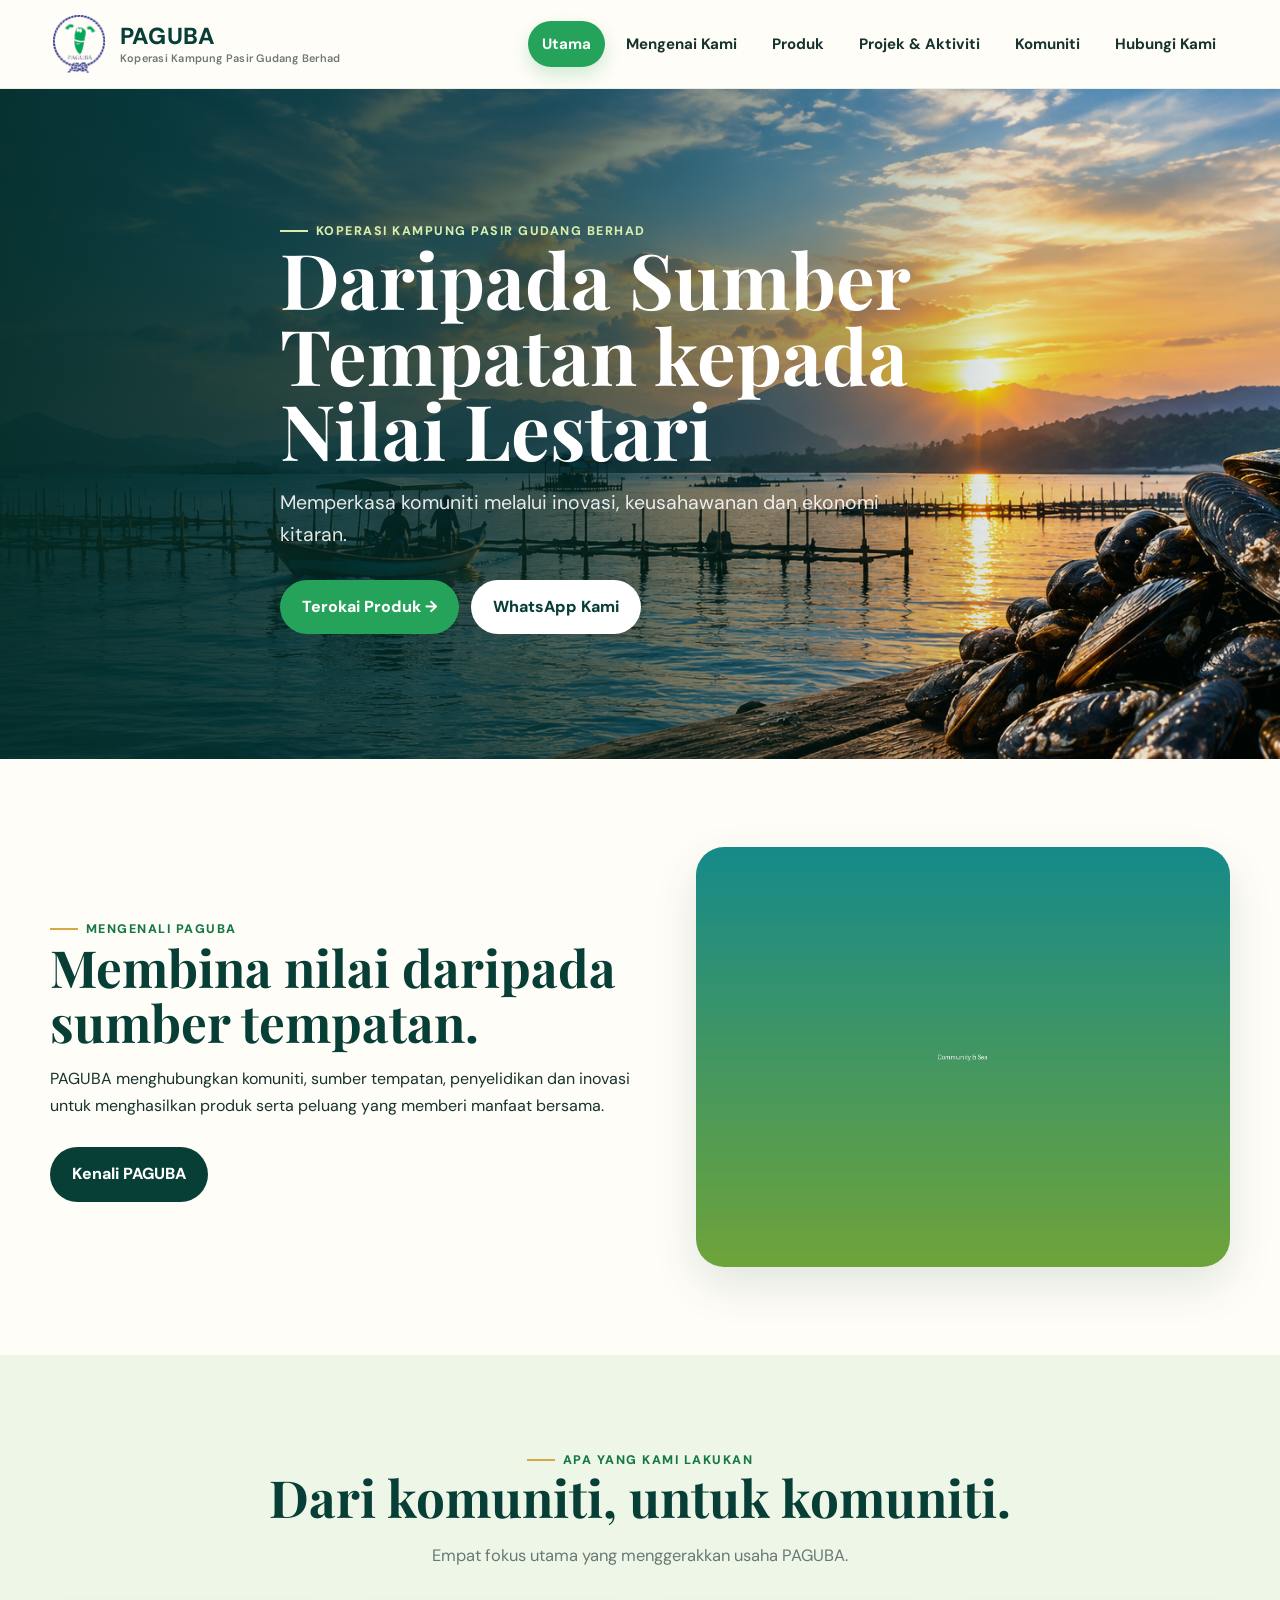
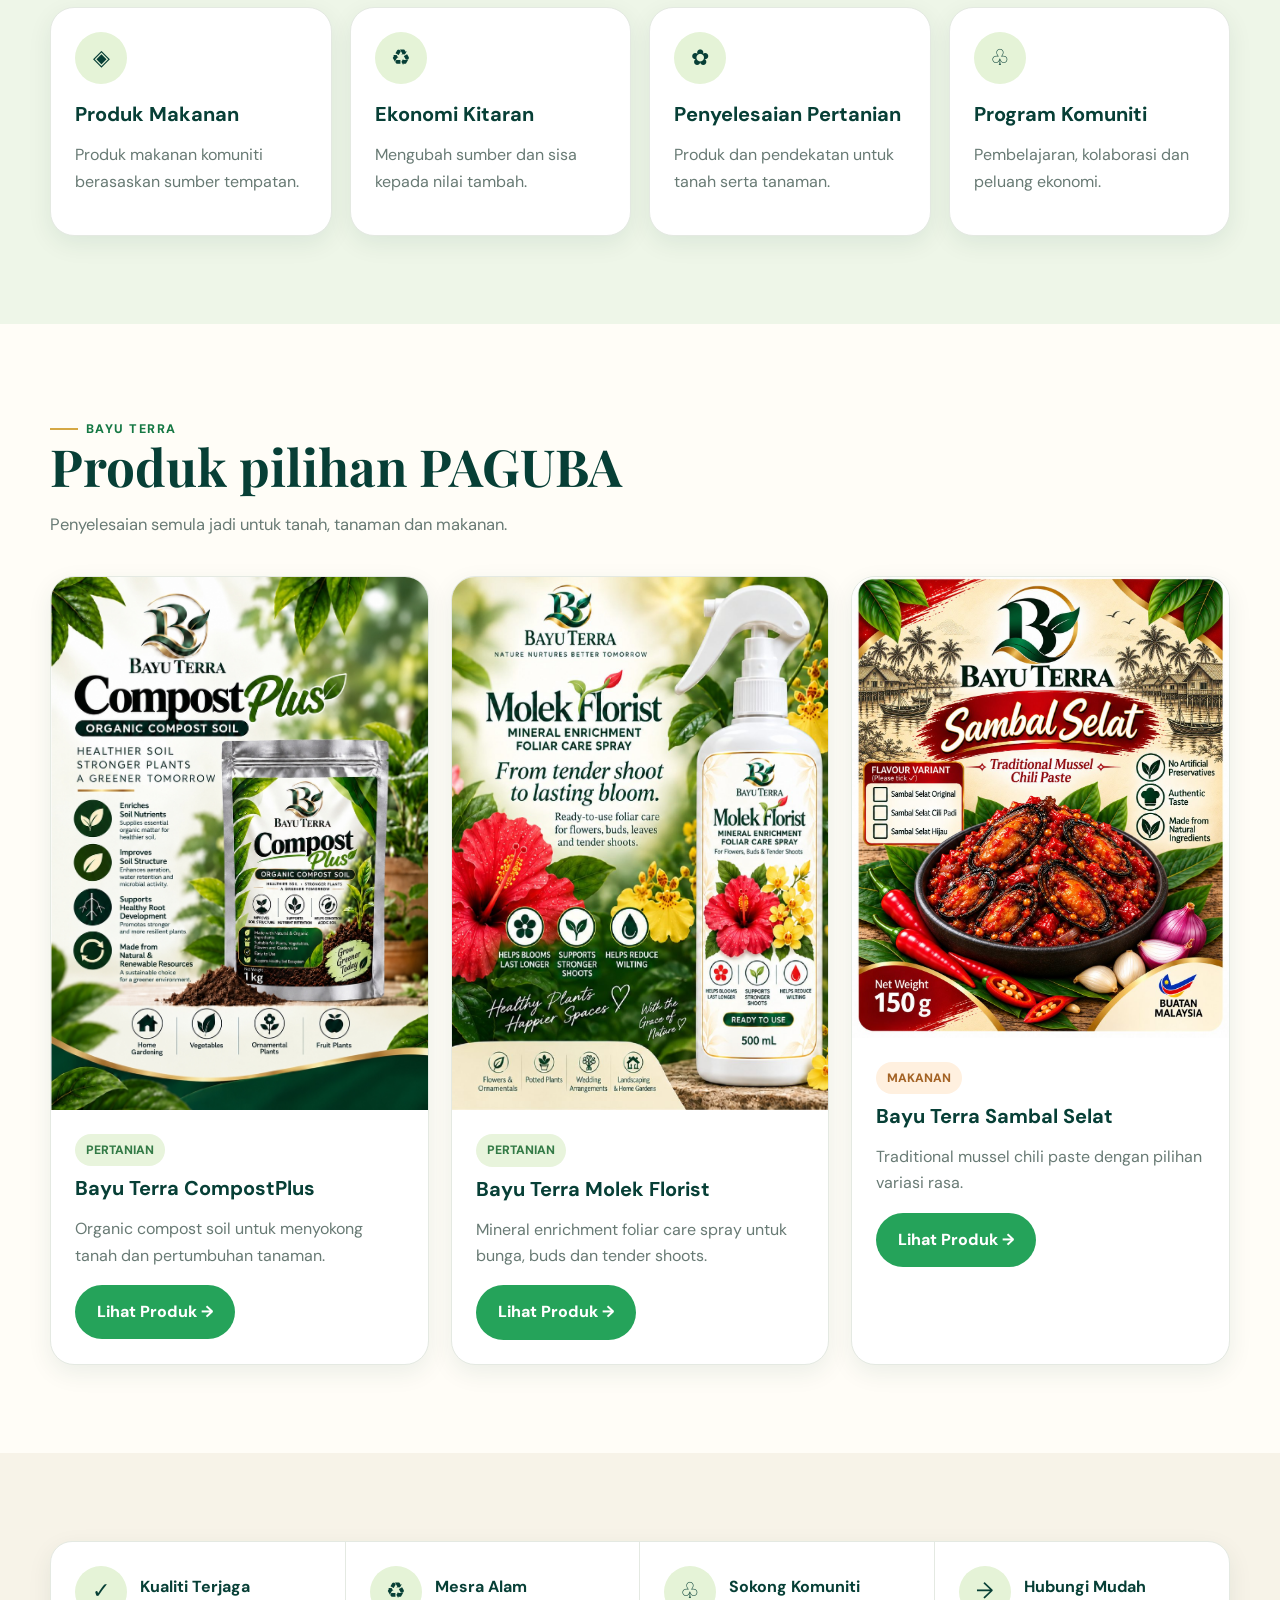
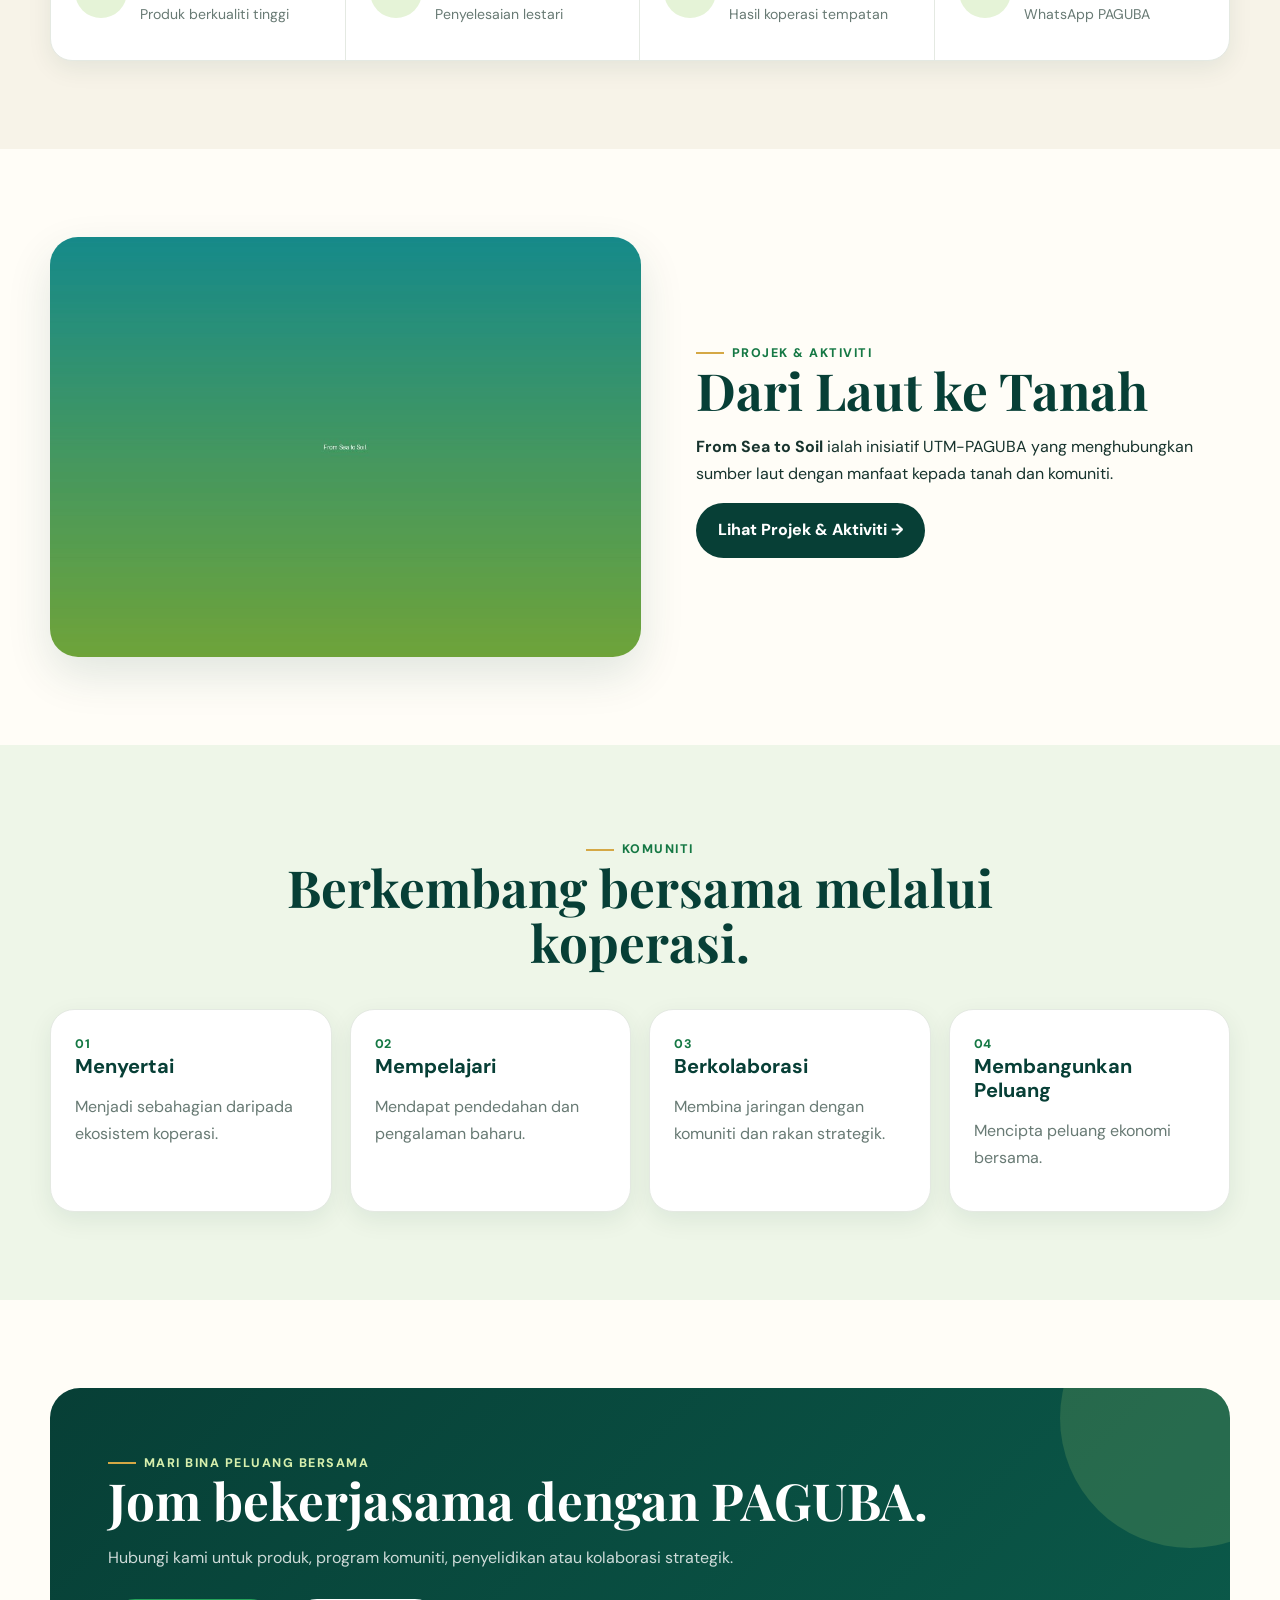
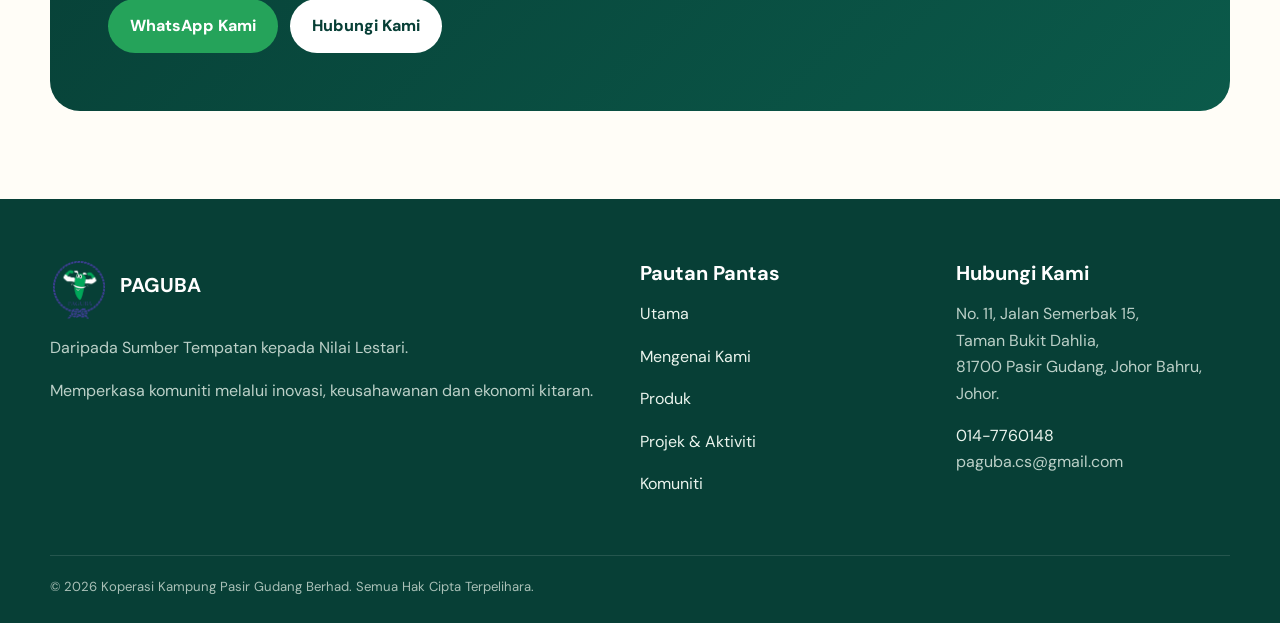
<file: index.html>
<!doctype html><html lang="ms"><head><meta charset="utf-8"><meta name="viewport" content="width=device-width,initial-scale=1"><title>Utama | PAGUBA</title><meta name="description" content="PAGUBA - Daripada Sumber Tempatan kepada Nilai Lestari."><link rel="icon" href="images/branding/paguba-logo-clean.png"><link rel="stylesheet" href="css/style.css"></head><body><header class="header"><div class="container nav"><a class="brand" href="index.html"><img src="images/branding/paguba-logo-clean.png" alt="PAGUBA logo"><span class="brand-text">PAGUBA<span>Koperasi Kampung Pasir Gudang Berhad</span></span></a><button class="menu" aria-label="Buka menu" aria-expanded="false">☰</button><nav class="navlinks"><a class="active" href="index.html">Utama</a><a class="" href="about.html">Mengenai Kami</a><a class="" href="products.html">Produk</a><a class="" href="projects.html">Projek &amp; Aktiviti</a><a class="" href="community.html">Komuniti</a><a class="" href="contact.html">Hubungi Kami</a></nav></div></header><main>
<section class="hero"><div class="container hero-content"><div class="eyebrow">Koperasi Kampung Pasir Gudang Berhad</div><h1>Daripada Sumber Tempatan kepada Nilai Lestari</h1><p>Memperkasa komuniti melalui inovasi, keusahawanan dan ekonomi kitaran.</p><div class="buttons"><a class="btn btn-green" href="products.html">Terokai Produk →</a><a class="btn btn-light" href="https://wa.me/60147760148" target="_blank" rel="noopener">WhatsApp Kami</a></div></div></section>
<section class="section"><div class="container"><div class="feature"><div><div class="eyebrow">Mengenali PAGUBA</div><h2>Membina nilai daripada sumber tempatan.</h2><p>PAGUBA menghubungkan komuniti, sumber tempatan, penyelidikan dan inovasi untuk menghasilkan produk serta peluang yang memberi manfaat bersama.</p><div class="buttons"><a class="btn btn-dark" href="about.html">Kenali PAGUBA</a></div></div><img class="feature-img" src="images/community-sea.jpg" alt="Komuniti dan sumber laut"></div></div></section>
<section class="section soft-green"><div class="container"><div class="heading center"><div class="eyebrow">Apa Yang Kami Lakukan</div><h2>Dari komuniti, untuk komuniti.</h2><p>Empat fokus utama yang menggerakkan usaha PAGUBA.</p></div><div class="grid4"><div class="card"><div class="card-body"><div class="icon-circle">◈</div><h3>Produk Makanan</h3><p>Produk makanan komuniti berasaskan sumber tempatan.</p></div></div><div class="card"><div class="card-body"><div class="icon-circle">♻</div><h3>Ekonomi Kitaran</h3><p>Mengubah sumber dan sisa kepada nilai tambah.</p></div></div><div class="card"><div class="card-body"><div class="icon-circle">✿</div><h3>Penyelesaian Pertanian</h3><p>Produk dan pendekatan untuk tanah serta tanaman.</p></div></div><div class="card"><div class="card-body"><div class="icon-circle">♧</div><h3>Program Komuniti</h3><p>Pembelajaran, kolaborasi dan peluang ekonomi.</p></div></div></div></div></section>
<section class="section"><div class="container"><div class="heading"><div class="eyebrow">Bayu Terra</div><h2>Produk pilihan PAGUBA</h2><p>Penyelesaian semula jadi untuk tanah, tanaman dan makanan.</p></div><div class="grid3"><div class="card"><img class="product-img" src="images/products/compost-plus/front-brochure.jpg" alt="Bayu Terra CompostPlus"><div class="card-body"><span class="product-tag">PERTANIAN</span><h3>Bayu Terra CompostPlus</h3><p>Organic compost soil untuk menyokong tanah dan pertumbuhan tanaman.</p><a class="btn btn-green" href="products.html#compost-plus">Lihat Produk →</a></div></div><div class="card"><img class="product-img" src="images/products/molek-florist/front-brochure-web.jpg" alt="Bayu Terra Molek Florist"><div class="card-body"><span class="product-tag">PERTANIAN</span><h3>Bayu Terra Molek Florist</h3><p>Mineral enrichment foliar care spray untuk bunga, buds dan tender shoots.</p><a class="btn btn-green" href="products.html#molek-florist">Lihat Produk →</a></div></div><div class="card"><img class="product-img" src="images/products/sambal-selat/front-sticker-web.jpg" alt="Bayu Terra Sambal Selat"><div class="card-body"><span class="product-tag food">MAKANAN</span><h3>Bayu Terra Sambal Selat</h3><p>Traditional mussel chili paste dengan pilihan variasi rasa.</p><a class="btn btn-green" href="products.html#sambal-selat">Lihat Produk →</a></div></div></div></div></section>
<section class="section alt"><div class="container"><div class="stats"><div class="stat"><div class="icon-circle">✓</div><div><strong>Kualiti Terjaga</strong><span>Produk berkualiti tinggi</span></div></div><div class="stat"><div class="icon-circle">♻</div><div><strong>Mesra Alam</strong><span>Penyelesaian lestari</span></div></div><div class="stat"><div class="icon-circle">♧</div><div><strong>Sokong Komuniti</strong><span>Hasil koperasi tempatan</span></div></div><div class="stat"><div class="icon-circle">→</div><div><strong>Hubungi Mudah</strong><span>WhatsApp PAGUBA</span></div></div></div></div></section>
<section class="section"><div class="container"><div class="feature"><img class="feature-img" src="images/project-sea-soil.jpg" alt="Dari Laut ke Tanah"><div><div class="eyebrow">Projek &amp; Aktiviti</div><h2>Dari Laut ke Tanah</h2><p><strong>From Sea to Soil</strong> ialah inisiatif UTM-PAGUBA yang menghubungkan sumber laut dengan manfaat kepada tanah dan komuniti.</p><a class="btn btn-dark" href="projects.html">Lihat Projek &amp; Aktiviti →</a></div></div></div></section>
<section class="section soft-green"><div class="container"><div class="heading center"><div class="eyebrow">Komuniti</div><h2>Berkembang bersama melalui koperasi.</h2></div><div class="grid4"><div class="card"><div class="card-body"><div class="card-number">01</div><h3>Menyertai</h3><p>Menjadi sebahagian daripada ekosistem koperasi.</p></div></div><div class="card"><div class="card-body"><div class="card-number">02</div><h3>Mempelajari</h3><p>Mendapat pendedahan dan pengalaman baharu.</p></div></div><div class="card"><div class="card-body"><div class="card-number">03</div><h3>Berkolaborasi</h3><p>Membina jaringan dengan komuniti dan rakan strategik.</p></div></div><div class="card"><div class="card-body"><div class="card-number">04</div><h3>Membangunkan Peluang</h3><p>Mencipta peluang ekonomi bersama.</p></div></div></div></div></section>
<section class="section"><div class="container"><div class="cta"><div class="eyebrow" style="color:#d7efad">Mari Bina Peluang Bersama</div><h2>Jom bekerjasama dengan PAGUBA.</h2><p>Hubungi kami untuk produk, program komuniti, penyelidikan atau kolaborasi strategik.</p><div class="buttons"><a class="btn btn-green" href="https://wa.me/60147760148" target="_blank" rel="noopener">WhatsApp Kami</a><a class="btn btn-light" href="contact.html">Hubungi Kami</a></div></div></div></section>
</main><footer class="footer"><div class="container"><div class="footergrid">
<div><div class="footer-brand"><img src="images/branding/paguba-logo-clean.png" alt="PAGUBA logo"><div><h3>PAGUBA</h3></div></div><p>Daripada Sumber Tempatan kepada Nilai Lestari.</p><p>Memperkasa komuniti melalui inovasi, keusahawanan dan ekonomi kitaran.</p></div>
<div><h3>Pautan Pantas</h3><p><a href="index.html">Utama</a></p><p><a href="about.html">Mengenai Kami</a></p><p><a href="products.html">Produk</a></p><p><a href="projects.html">Projek &amp; Aktiviti</a></p><p><a href="community.html">Komuniti</a></p></div>
<div><h3>Hubungi Kami</h3><p>No. 11, Jalan Semerbak 15,<br>Taman Bukit Dahlia,<br>81700 Pasir Gudang, Johor Bahru, Johor.</p><p><a href="https://wa.me/60147760148" target="_blank" rel="noopener">014-7760148</a><br>paguba.cs@gmail.com</p></div>
</div><div class="bottom">© 2026 Koperasi Kampung Pasir Gudang Berhad. Semua Hak Cipta Terpelihara.</div></div></footer>
<script src="js/script.js"></script></body></html>
</file>
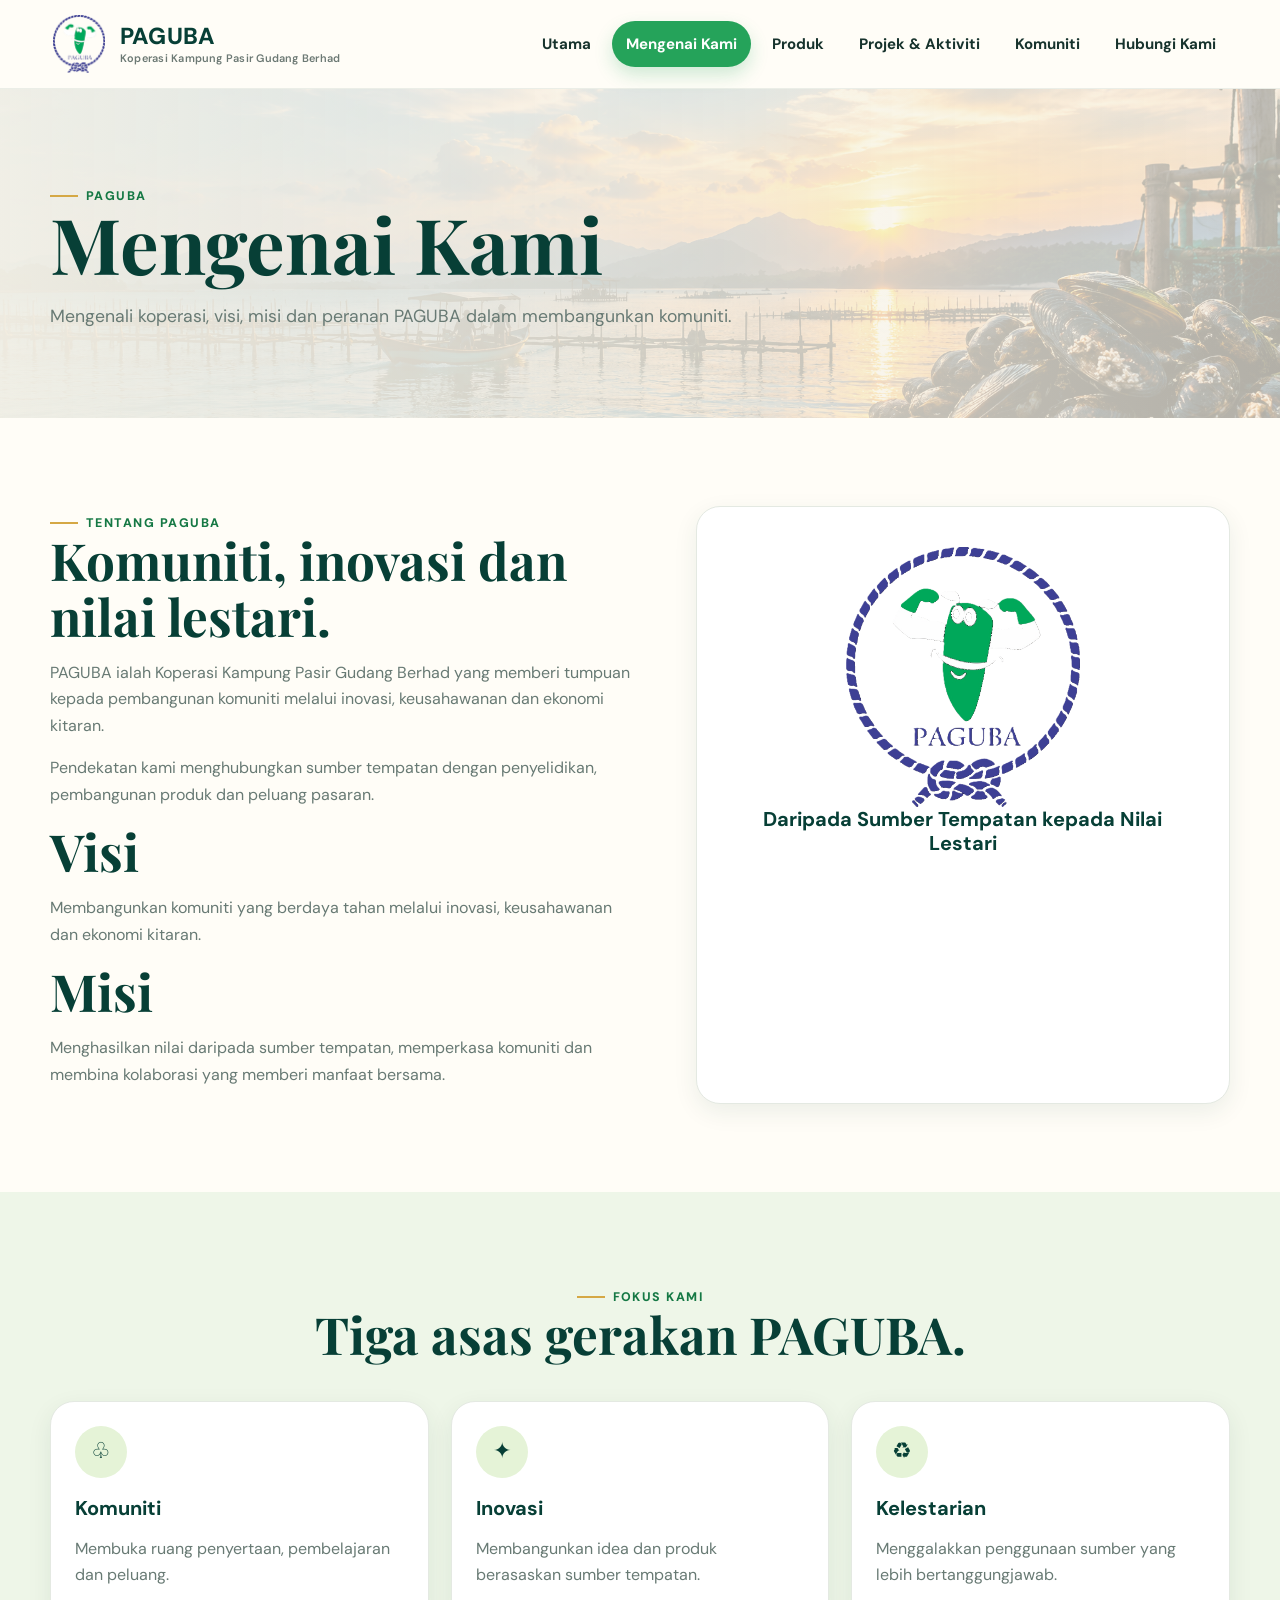
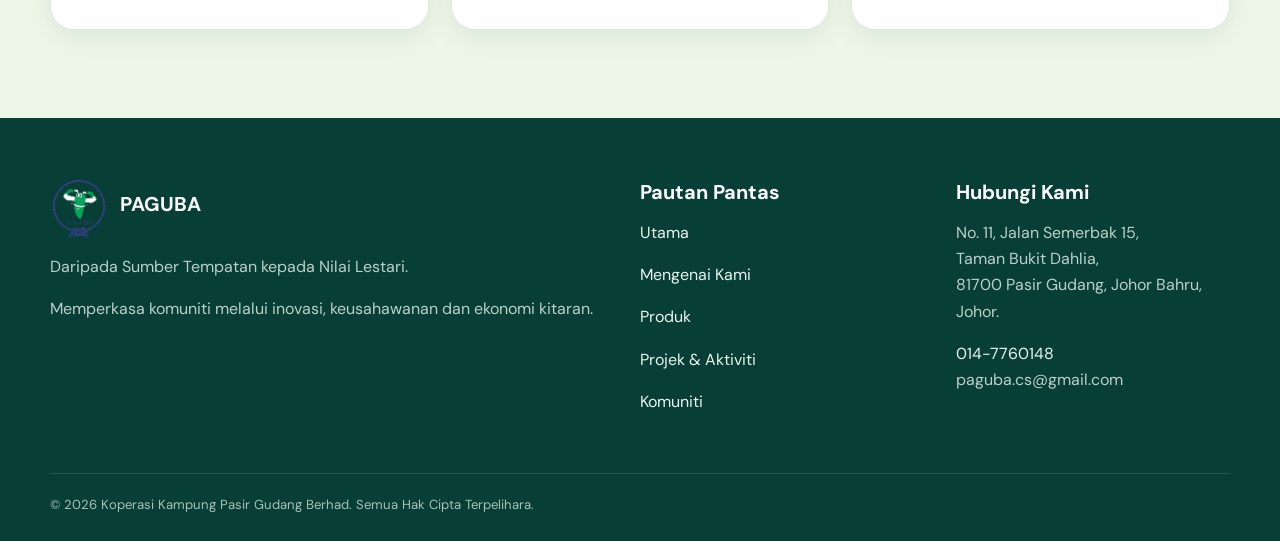
<file: about.html>
<!doctype html><html lang="ms"><head><meta charset="utf-8"><meta name="viewport" content="width=device-width,initial-scale=1"><title>Mengenai Kami | PAGUBA</title><meta name="description" content="PAGUBA - Koperasi Kampung Pasir Gudang Berhad."><link rel="icon" href="images/branding/paguba-logo-clean.png"><link rel="stylesheet" href="css/style.css"></head><body><header class="header"><div class="container nav"><a class="brand" href="index.html"><img src="images/branding/paguba-logo-clean.png" alt="PAGUBA logo"><span class="brand-text">PAGUBA<span>Koperasi Kampung Pasir Gudang Berhad</span></span></a><button class="menu" aria-label="Buka menu" aria-expanded="false">☰</button><nav class="navlinks"><a class="" href="index.html">Utama</a><a class="active" href="about.html">Mengenai Kami</a><a class="" href="products.html">Produk</a><a class="" href="projects.html">Projek &amp; Aktiviti</a><a class="" href="community.html">Komuniti</a><a class="" href="contact.html">Hubungi Kami</a></nav></div></header><main><section class="page-hero"><div class="container"><div class="eyebrow">PAGUBA</div><h1>Mengenai Kami</h1><p>Mengenali koperasi, visi, misi dan peranan PAGUBA dalam membangunkan komuniti.</p></div></section><section class="section"><div class="container"><div class="feature"><div class="prose"><div class="eyebrow">Tentang PAGUBA</div><h2>Komuniti, inovasi dan nilai lestari.</h2><p>PAGUBA ialah Koperasi Kampung Pasir Gudang Berhad yang memberi tumpuan kepada pembangunan komuniti melalui inovasi, keusahawanan dan ekonomi kitaran.</p><p>Pendekatan kami menghubungkan sumber tempatan dengan penyelidikan, pembangunan produk dan peluang pasaran.</p><h2>Visi</h2><p>Membangunkan komuniti yang berdaya tahan melalui inovasi, keusahawanan dan ekonomi kitaran.</p><h2>Misi</h2><p>Menghasilkan nilai daripada sumber tempatan, memperkasa komuniti dan membina kolaborasi yang memberi manfaat bersama.</p></div><div class="card"><div class="card-body" style="padding:40px;text-align:center"><img src="images/branding/paguba-logo-clean.png" alt="PAGUBA" style="width:260px;height:260px;object-fit:contain;margin:auto"><h3>Daripada Sumber Tempatan kepada Nilai Lestari</h3></div></div></div></div></section><section class="section soft-green"><div class="container"><div class="heading center"><div class="eyebrow">Fokus Kami</div><h2>Tiga asas gerakan PAGUBA.</h2></div><div class="grid3"><div class="card"><div class="card-body"><div class="icon-circle">♧</div><h3>Komuniti</h3><p>Membuka ruang penyertaan, pembelajaran dan peluang.</p></div></div><div class="card"><div class="card-body"><div class="icon-circle">✦</div><h3>Inovasi</h3><p>Membangunkan idea dan produk berasaskan sumber tempatan.</p></div></div><div class="card"><div class="card-body"><div class="icon-circle">♻</div><h3>Kelestarian</h3><p>Menggalakkan penggunaan sumber yang lebih bertanggungjawab.</p></div></div></div></div></section></main><footer class="footer"><div class="container"><div class="footergrid">
<div><div class="footer-brand"><img src="images/branding/paguba-logo-clean.png" alt="PAGUBA logo"><div><h3>PAGUBA</h3></div></div><p>Daripada Sumber Tempatan kepada Nilai Lestari.</p><p>Memperkasa komuniti melalui inovasi, keusahawanan dan ekonomi kitaran.</p></div>
<div><h3>Pautan Pantas</h3><p><a href="index.html">Utama</a></p><p><a href="about.html">Mengenai Kami</a></p><p><a href="products.html">Produk</a></p><p><a href="projects.html">Projek &amp; Aktiviti</a></p><p><a href="community.html">Komuniti</a></p></div>
<div><h3>Hubungi Kami</h3><p>No. 11, Jalan Semerbak 15,<br>Taman Bukit Dahlia,<br>81700 Pasir Gudang, Johor Bahru, Johor.</p><p><a href="https://wa.me/60147760148" target="_blank" rel="noopener">014-7760148</a><br>paguba.cs@gmail.com</p></div>
</div><div class="bottom">© 2026 Koperasi Kampung Pasir Gudang Berhad. Semua Hak Cipta Terpelihara.</div></div></footer>
<script src="js/script.js"></script></body></html>
</file>
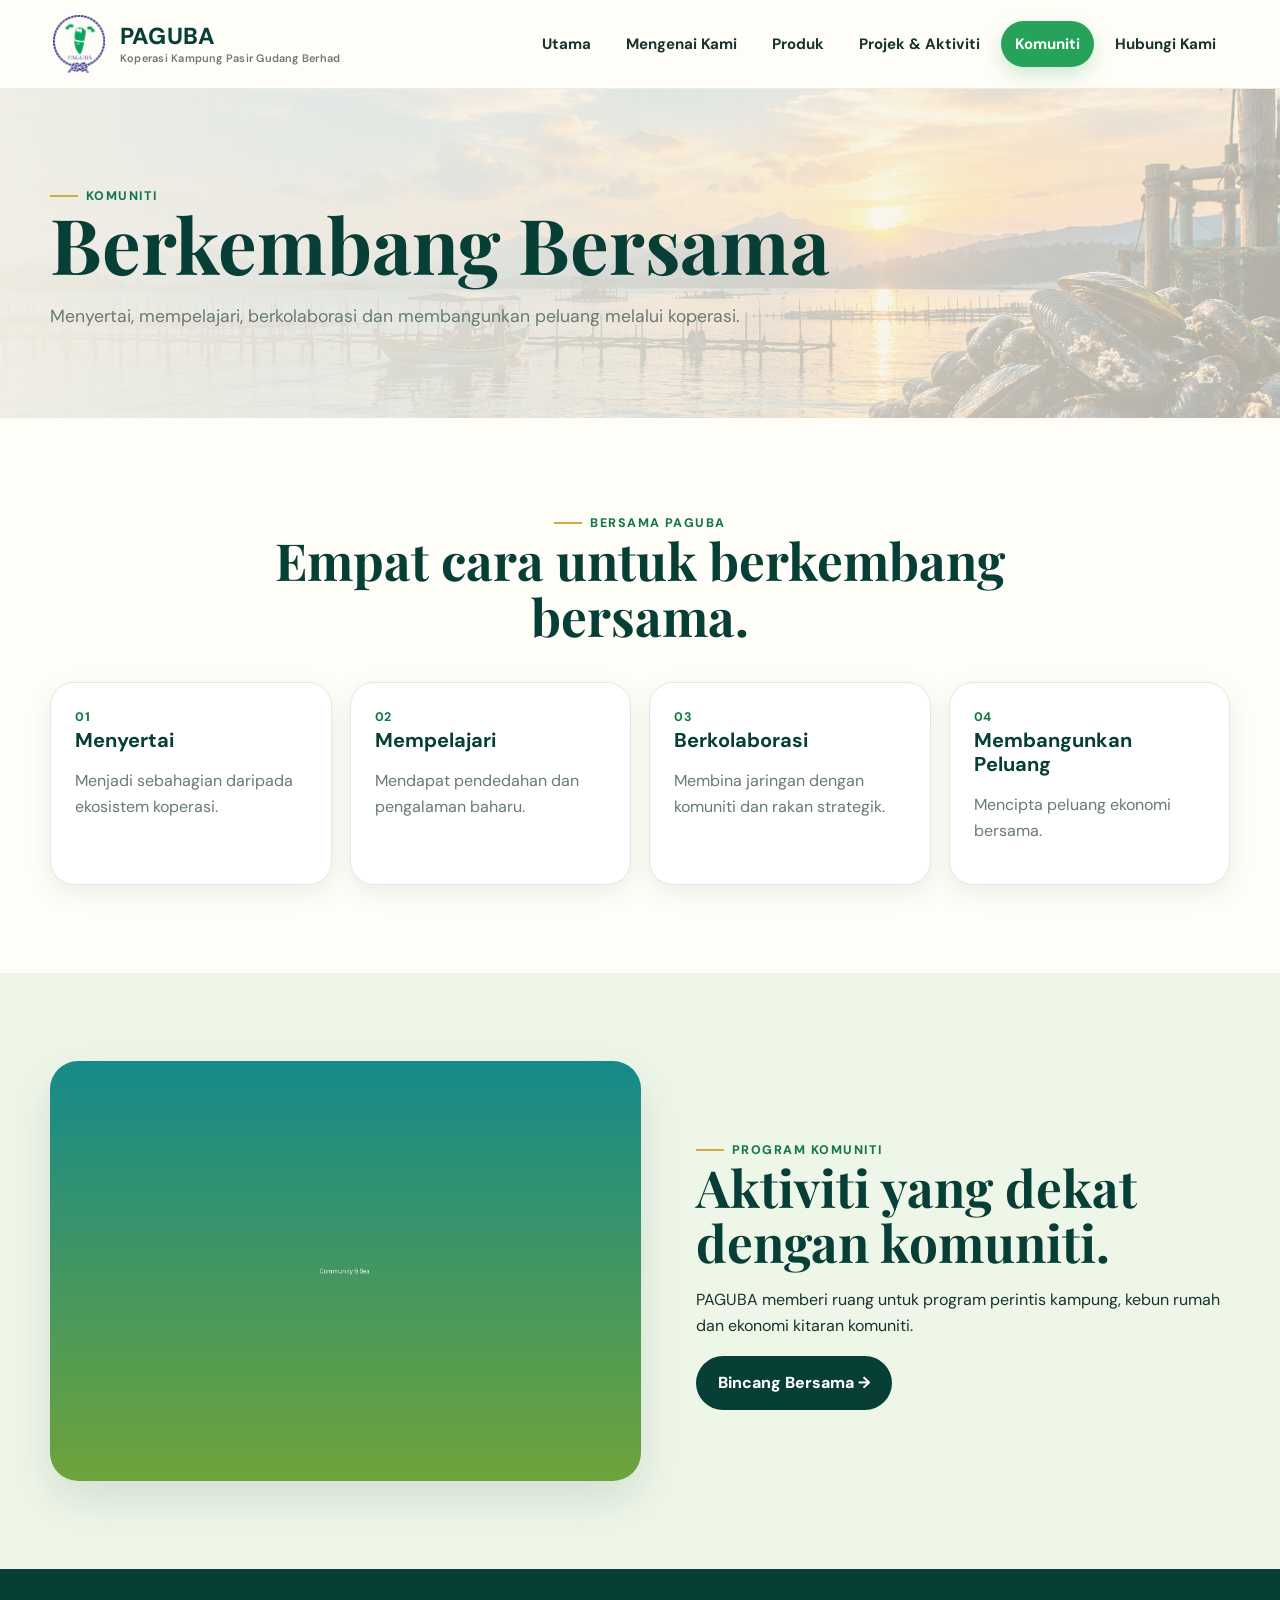
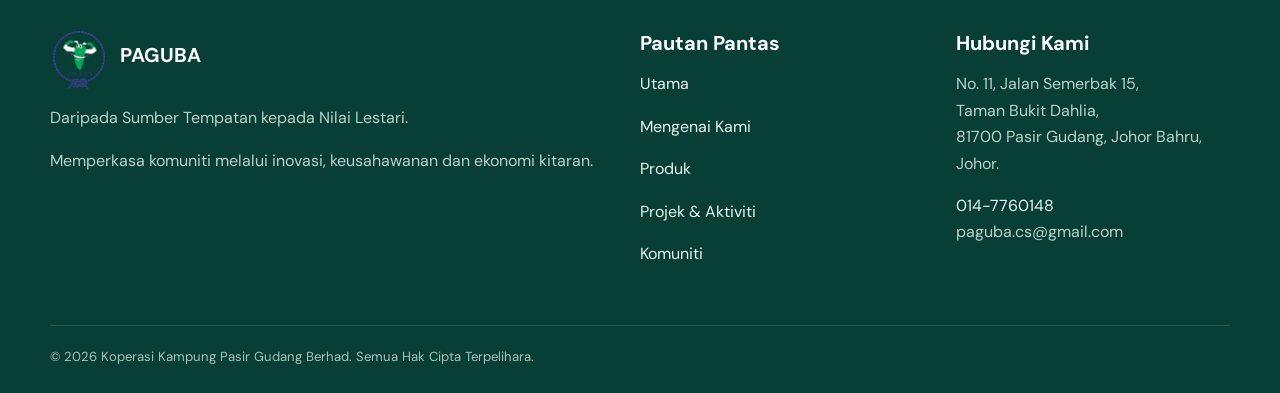
<file: community.html>
<!doctype html><html lang="ms"><head><meta charset="utf-8"><meta name="viewport" content="width=device-width,initial-scale=1"><title>Komuniti | PAGUBA</title><meta name="description" content="PAGUBA - Koperasi Kampung Pasir Gudang Berhad."><link rel="icon" href="images/branding/paguba-logo-clean.png"><link rel="stylesheet" href="css/style.css"></head><body><header class="header"><div class="container nav"><a class="brand" href="index.html"><img src="images/branding/paguba-logo-clean.png" alt="PAGUBA logo"><span class="brand-text">PAGUBA<span>Koperasi Kampung Pasir Gudang Berhad</span></span></a><button class="menu" aria-label="Buka menu" aria-expanded="false">☰</button><nav class="navlinks"><a class="" href="index.html">Utama</a><a class="" href="about.html">Mengenai Kami</a><a class="" href="products.html">Produk</a><a class="" href="projects.html">Projek &amp; Aktiviti</a><a class="active" href="community.html">Komuniti</a><a class="" href="contact.html">Hubungi Kami</a></nav></div></header><main><section class="page-hero"><div class="container"><div class="eyebrow">Komuniti</div><h1>Berkembang Bersama</h1><p>Menyertai, mempelajari, berkolaborasi dan membangunkan peluang melalui koperasi.</p></div></section><section class="section"><div class="container"><div class="heading center"><div class="eyebrow">Bersama PAGUBA</div><h2>Empat cara untuk berkembang bersama.</h2></div><div class="grid4"><div class="card"><div class="card-body"><div class="card-number">01</div><h3>Menyertai</h3><p>Menjadi sebahagian daripada ekosistem koperasi.</p></div></div><div class="card"><div class="card-body"><div class="card-number">02</div><h3>Mempelajari</h3><p>Mendapat pendedahan dan pengalaman baharu.</p></div></div><div class="card"><div class="card-body"><div class="card-number">03</div><h3>Berkolaborasi</h3><p>Membina jaringan dengan komuniti dan rakan strategik.</p></div></div><div class="card"><div class="card-body"><div class="card-number">04</div><h3>Membangunkan Peluang</h3><p>Mencipta peluang ekonomi bersama.</p></div></div></div></div></section><section class="section soft-green"><div class="container"><div class="feature"><img class="feature-img" src="images/community-sea.jpg" alt="Komuniti PAGUBA"><div><div class="eyebrow">Program Komuniti</div><h2>Aktiviti yang dekat dengan komuniti.</h2><p>PAGUBA memberi ruang untuk program perintis kampung, kebun rumah dan ekonomi kitaran komuniti.</p><a class="btn btn-dark" href="contact.html">Bincang Bersama →</a></div></div></div></section></main><footer class="footer"><div class="container"><div class="footergrid">
<div><div class="footer-brand"><img src="images/branding/paguba-logo-clean.png" alt="PAGUBA logo"><div><h3>PAGUBA</h3></div></div><p>Daripada Sumber Tempatan kepada Nilai Lestari.</p><p>Memperkasa komuniti melalui inovasi, keusahawanan dan ekonomi kitaran.</p></div>
<div><h3>Pautan Pantas</h3><p><a href="index.html">Utama</a></p><p><a href="about.html">Mengenai Kami</a></p><p><a href="products.html">Produk</a></p><p><a href="projects.html">Projek &amp; Aktiviti</a></p><p><a href="community.html">Komuniti</a></p></div>
<div><h3>Hubungi Kami</h3><p>No. 11, Jalan Semerbak 15,<br>Taman Bukit Dahlia,<br>81700 Pasir Gudang, Johor Bahru, Johor.</p><p><a href="https://wa.me/60147760148" target="_blank" rel="noopener">014-7760148</a><br>paguba.cs@gmail.com</p></div>
</div><div class="bottom">© 2026 Koperasi Kampung Pasir Gudang Berhad. Semua Hak Cipta Terpelihara.</div></div></footer>
<script src="js/script.js"></script></body></html>
</file>
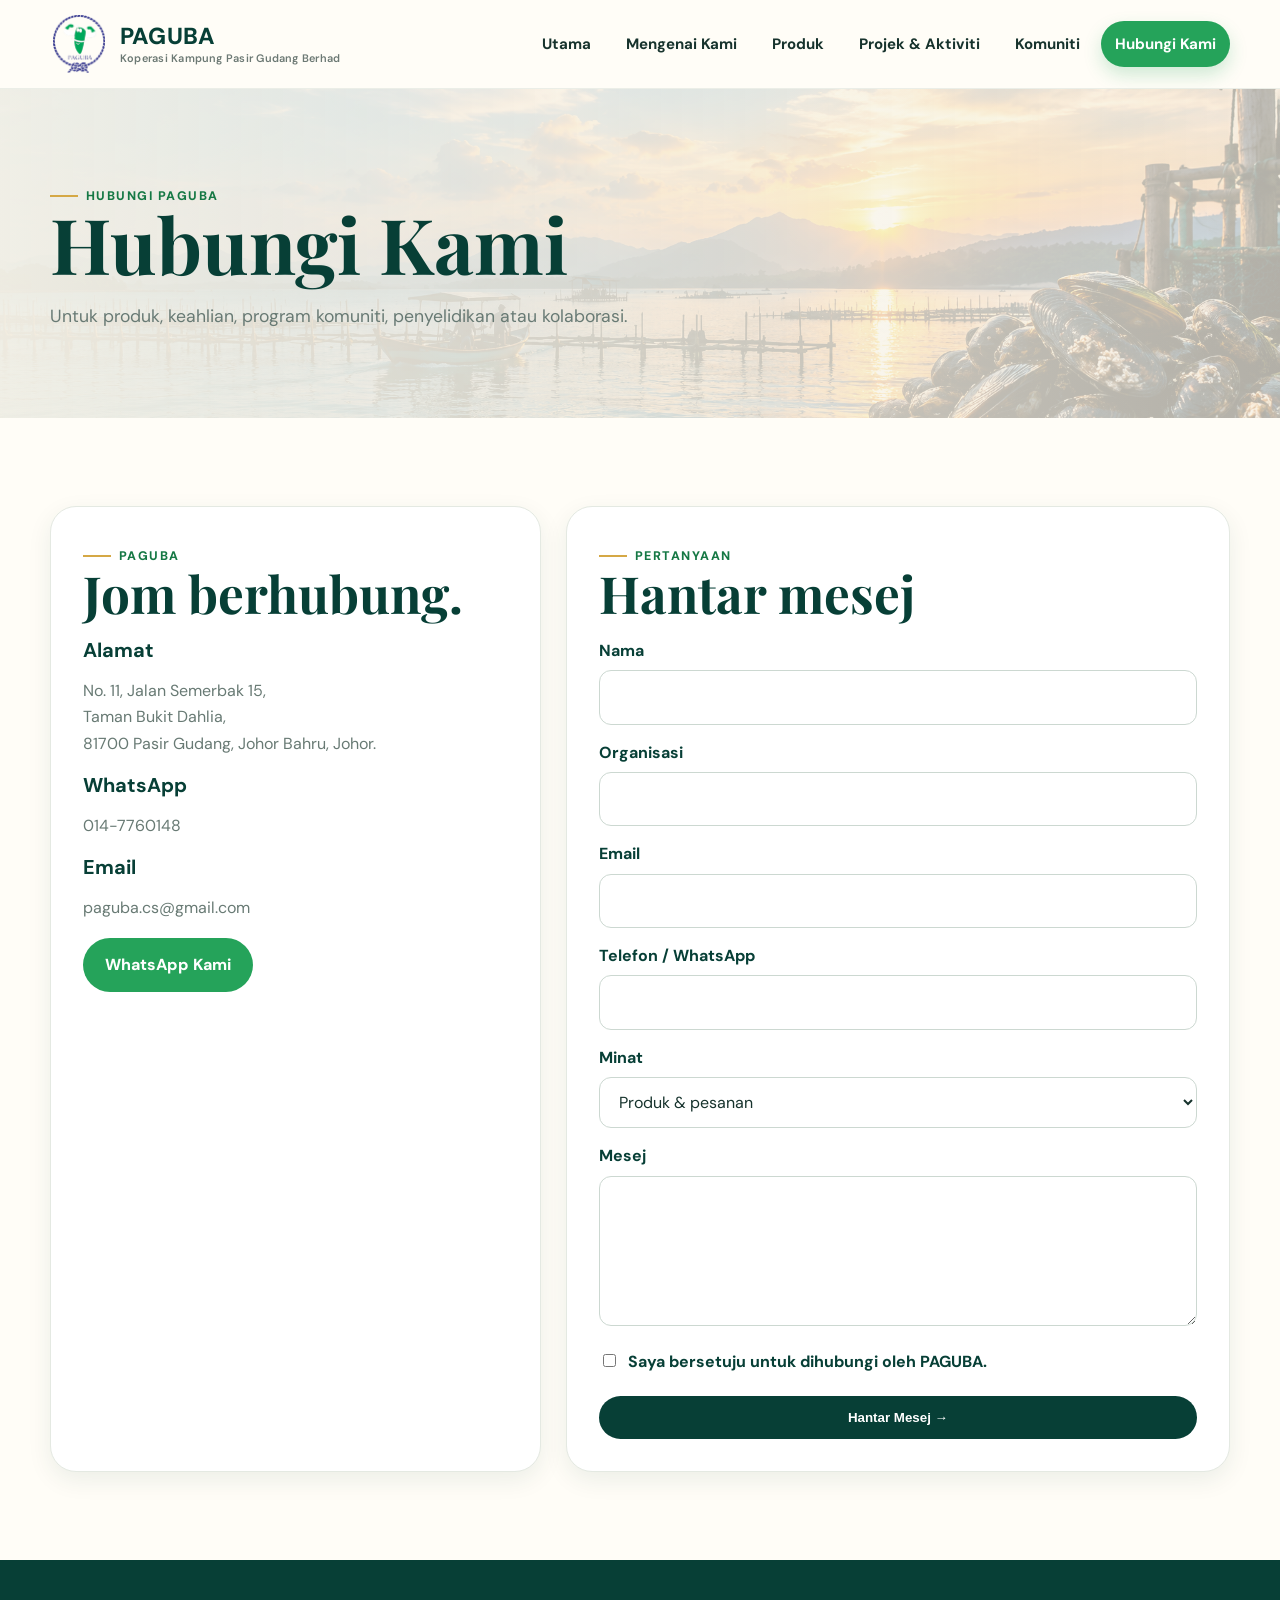
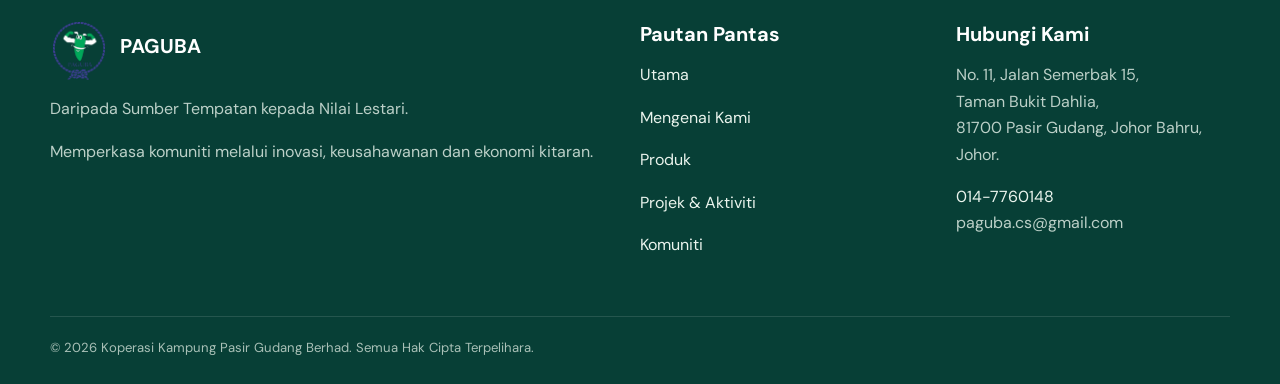
<file: contact.html>
<!doctype html><html lang="ms"><head><meta charset="utf-8"><meta name="viewport" content="width=device-width,initial-scale=1"><title>Hubungi Kami | PAGUBA</title><meta name="description" content="PAGUBA - Koperasi Kampung Pasir Gudang Berhad."><link rel="icon" href="images/branding/paguba-logo-clean.png"><link rel="stylesheet" href="css/style.css"></head><body><header class="header"><div class="container nav"><a class="brand" href="index.html"><img src="images/branding/paguba-logo-clean.png" alt="PAGUBA logo"><span class="brand-text">PAGUBA<span>Koperasi Kampung Pasir Gudang Berhad</span></span></a><button class="menu" aria-label="Buka menu" aria-expanded="false">☰</button><nav class="navlinks"><a class="" href="index.html">Utama</a><a class="" href="about.html">Mengenai Kami</a><a class="" href="products.html">Produk</a><a class="" href="projects.html">Projek &amp; Aktiviti</a><a class="" href="community.html">Komuniti</a><a class="active" href="contact.html">Hubungi Kami</a></nav></div></header><main><section class="page-hero"><div class="container"><div class="eyebrow">Hubungi PAGUBA</div><h1>Hubungi Kami</h1><p>Untuk produk, keahlian, program komuniti, penyelidikan atau kolaborasi.</p></div></section><section class="section"><div class="container contact-grid"><div class="contact-box"><div class="eyebrow">PAGUBA</div><h2>Jom berhubung.</h2><h3>Alamat</h3><p>No. 11, Jalan Semerbak 15,<br>Taman Bukit Dahlia,<br>81700 Pasir Gudang, Johor Bahru, Johor.</p><h3>WhatsApp</h3><p><a href="https://wa.me/60147760148" target="_blank" rel="noopener">014-7760148</a></p><h3>Email</h3><p>paguba.cs@gmail.com</p><a class="btn btn-green" href="https://wa.me/60147760148" target="_blank" rel="noopener">WhatsApp Kami</a></div><div class="contact-box"><div class="eyebrow">Pertanyaan</div><h2>Hantar mesej</h2><form onsubmit="event.preventDefault();alert('Terima kasih. Borang demo ini belum disambungkan ke email.');"><div><label>Nama</label><input required></div><div><label>Organisasi</label><input></div><div><label>Email</label><input type="email" required></div><div><label>Telefon / WhatsApp</label><input></div><div><label>Minat</label><select><option>Produk &amp; pesanan</option><option>Keahlian</option><option>Pengedaran/reseller</option><option>Program komuniti</option><option>Penyelidikan &amp; kolaborasi</option><option>Agensi/industri</option></select></div><div><label>Mesej</label><textarea required></textarea></div><label><input type="checkbox" required style="width:auto;margin-right:8px"> Saya bersetuju untuk dihubungi oleh PAGUBA.</label><button class="btn btn-dark" type="submit">Hantar Mesej →</button></form></div></div></section></main><footer class="footer"><div class="container"><div class="footergrid">
<div><div class="footer-brand"><img src="images/branding/paguba-logo-clean.png" alt="PAGUBA logo"><div><h3>PAGUBA</h3></div></div><p>Daripada Sumber Tempatan kepada Nilai Lestari.</p><p>Memperkasa komuniti melalui inovasi, keusahawanan dan ekonomi kitaran.</p></div>
<div><h3>Pautan Pantas</h3><p><a href="index.html">Utama</a></p><p><a href="about.html">Mengenai Kami</a></p><p><a href="products.html">Produk</a></p><p><a href="projects.html">Projek &amp; Aktiviti</a></p><p><a href="community.html">Komuniti</a></p></div>
<div><h3>Hubungi Kami</h3><p>No. 11, Jalan Semerbak 15,<br>Taman Bukit Dahlia,<br>81700 Pasir Gudang, Johor Bahru, Johor.</p><p><a href="https://wa.me/60147760148" target="_blank" rel="noopener">014-7760148</a><br>paguba.cs@gmail.com</p></div>
</div><div class="bottom">© 2026 Koperasi Kampung Pasir Gudang Berhad. Semua Hak Cipta Terpelihara.</div></div></footer>
<script src="js/script.js"></script></body></html>
</file>
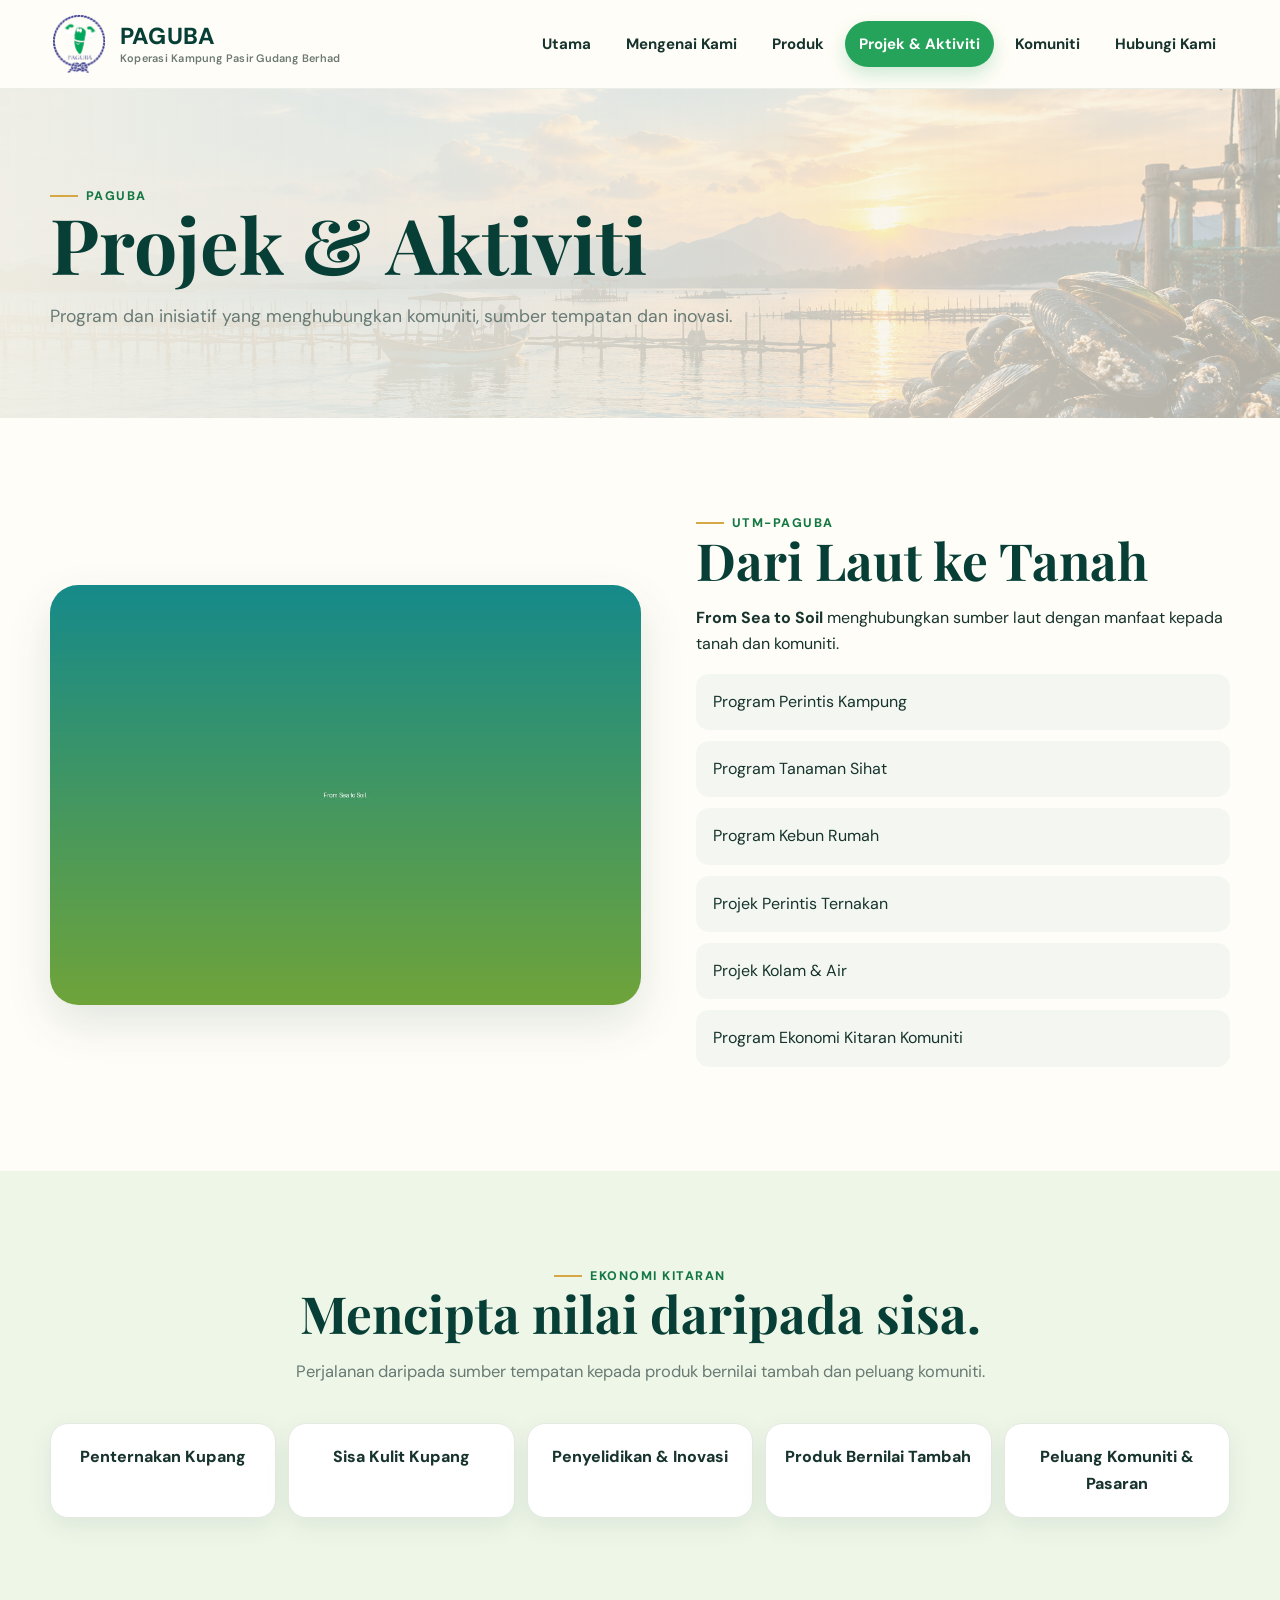
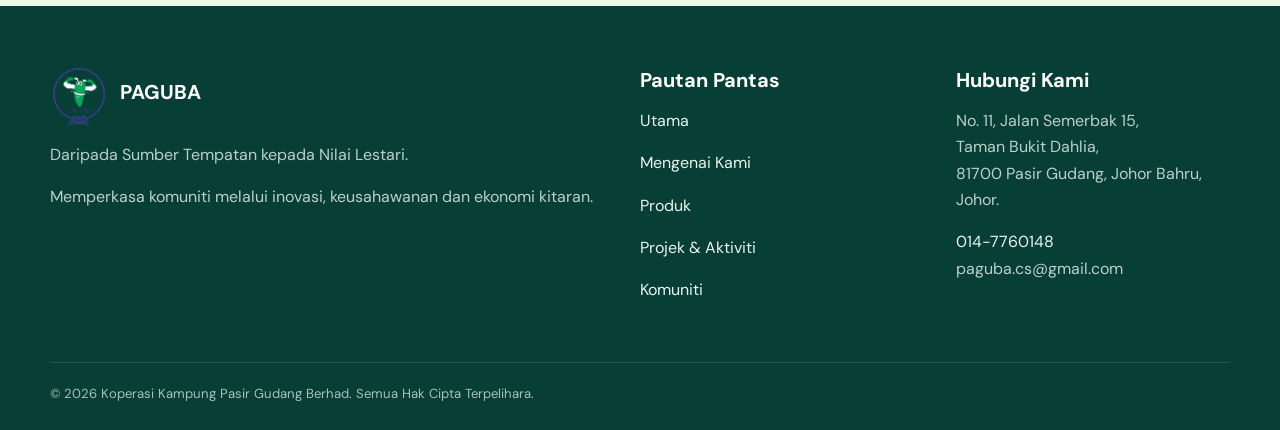
<file: projects.html>
<!doctype html><html lang="ms"><head><meta charset="utf-8"><meta name="viewport" content="width=device-width,initial-scale=1"><title>Projek & Aktiviti | PAGUBA</title><meta name="description" content="PAGUBA - Koperasi Kampung Pasir Gudang Berhad."><link rel="icon" href="images/branding/paguba-logo-clean.png"><link rel="stylesheet" href="css/style.css"></head><body><header class="header"><div class="container nav"><a class="brand" href="index.html"><img src="images/branding/paguba-logo-clean.png" alt="PAGUBA logo"><span class="brand-text">PAGUBA<span>Koperasi Kampung Pasir Gudang Berhad</span></span></a><button class="menu" aria-label="Buka menu" aria-expanded="false">☰</button><nav class="navlinks"><a class="" href="index.html">Utama</a><a class="" href="about.html">Mengenai Kami</a><a class="" href="products.html">Produk</a><a class="active" href="projects.html">Projek &amp; Aktiviti</a><a class="" href="community.html">Komuniti</a><a class="" href="contact.html">Hubungi Kami</a></nav></div></header><main><section class="page-hero"><div class="container"><div class="eyebrow">PAGUBA</div><h1>Projek &amp; Aktiviti</h1><p>Program dan inisiatif yang menghubungkan komuniti, sumber tempatan dan inovasi.</p></div></section><section class="section"><div class="container"><div class="feature"><img class="feature-img" src="images/project-sea-soil.jpg" alt="Dari Laut ke Tanah"><div><div class="eyebrow">UTM-PAGUBA</div><h2>Dari Laut ke Tanah</h2><p><strong>From Sea to Soil</strong> menghubungkan sumber laut dengan manfaat kepada tanah dan komuniti.</p><ul class="list"><li>Program Perintis Kampung</li><li>Program Tanaman Sihat</li><li>Program Kebun Rumah</li><li>Projek Perintis Ternakan</li><li>Projek Kolam &amp; Air</li><li>Program Ekonomi Kitaran Komuniti</li></ul></div></div></div></section><section class="section soft-green"><div class="container"><div class="heading center"><div class="eyebrow">Ekonomi Kitaran</div><h2>Mencipta nilai daripada sisa.</h2><p>Perjalanan daripada sumber tempatan kepada produk bernilai tambah dan peluang komuniti.</p></div><div class="flow"><span>Penternakan Kupang</span><span>Sisa Kulit Kupang</span><span>Penyelidikan &amp; Inovasi</span><span>Produk Bernilai Tambah</span><span>Peluang Komuniti &amp; Pasaran</span></div></div></section></main><footer class="footer"><div class="container"><div class="footergrid">
<div><div class="footer-brand"><img src="images/branding/paguba-logo-clean.png" alt="PAGUBA logo"><div><h3>PAGUBA</h3></div></div><p>Daripada Sumber Tempatan kepada Nilai Lestari.</p><p>Memperkasa komuniti melalui inovasi, keusahawanan dan ekonomi kitaran.</p></div>
<div><h3>Pautan Pantas</h3><p><a href="index.html">Utama</a></p><p><a href="about.html">Mengenai Kami</a></p><p><a href="products.html">Produk</a></p><p><a href="projects.html">Projek &amp; Aktiviti</a></p><p><a href="community.html">Komuniti</a></p></div>
<div><h3>Hubungi Kami</h3><p>No. 11, Jalan Semerbak 15,<br>Taman Bukit Dahlia,<br>81700 Pasir Gudang, Johor Bahru, Johor.</p><p><a href="https://wa.me/60147760148" target="_blank" rel="noopener">014-7760148</a><br>paguba.cs@gmail.com</p></div>
</div><div class="bottom">© 2026 Koperasi Kampung Pasir Gudang Berhad. Semua Hak Cipta Terpelihara.</div></div></footer>
<script src="js/script.js"></script></body></html>
</file>
<file: css/style.css>
@import url('https://fonts.googleapis.com/css2?family=DM+Sans:wght@400;500;600;700;800&family=Playfair+Display:wght@600;700;800&display=swap');

:root{
  --forest:#073f36;
  --forest-2:#0b5a4a;
  --green:#25a35a;
  --green-dark:#157844;
  --lime:#c8e77c;
  --cream:#f7f3e8;
  --cream-2:#fffdf7;
  --gold:#d5a845;
  --text:#17332d;
  --muted:#687a74;
  --line:#e4e9e2;
  --white:#fff;
  --shadow:0 18px 45px rgba(7,63,54,.12);
  --shadow-soft:0 8px 25px rgba(7,63,54,.08);
  --radius:24px;
}
*{box-sizing:border-box}
html{scroll-behavior:smooth}
body{margin:0;font-family:'DM Sans',Arial,sans-serif;color:var(--text);background:var(--cream-2);line-height:1.65}
a{color:inherit;text-decoration:none}img{display:block;max-width:100%}
.container{width:min(1180px,calc(100% - 40px));margin:auto}

/* Header */
.header{position:sticky;top:0;z-index:100;background:rgba(255,253,247,.96);backdrop-filter:blur(16px);border-bottom:1px solid rgba(7,63,54,.08)}
.nav{min-height:88px;display:flex;align-items:center;justify-content:space-between;gap:28px}
.brand{display:flex;align-items:center;gap:12px;min-width:285px}.brand img{width:58px;height:58px;object-fit:contain}.brand-text{font-weight:800;font-size:1.45rem;letter-spacing:.01em;color:var(--forest);line-height:1.05}.brand-text span{display:block;font-size:.68rem;font-weight:600;color:#6c7974;margin-top:5px}
.navlinks{display:flex;align-items:center;gap:7px;font-size:.94rem;font-weight:700}.navlinks a{padding:11px 14px;border-radius:999px;transition:.2s}.navlinks a:hover{background:#edf6e8;color:var(--forest-2)}.navlinks a.active{background:var(--green);color:#fff;box-shadow:0 8px 18px rgba(37,163,90,.22)}
.menu{display:none;border:0;background:var(--forest);color:#fff;border-radius:12px;padding:9px 12px;font-size:23px}

/* Type */
h1,h2,h3{color:var(--forest)}h1,h2{font-family:'Playfair Display',Georgia,serif}h1{font-size:clamp(3rem,6vw,5.7rem);line-height:.98;margin:0 0 20px}h2{font-size:clamp(2rem,4vw,3.5rem);line-height:1.08;margin:0 0 16px}h3{font-size:1.25rem;line-height:1.2;margin:0 0 10px}.eyebrow{display:inline-flex;align-items:center;gap:8px;font-size:.78rem;font-weight:800;letter-spacing:.12em;text-transform:uppercase;color:var(--green-dark)}.eyebrow:before{content:'';width:28px;height:2px;background:var(--gold)}

/* Buttons */
.buttons{display:flex;gap:12px;flex-wrap:wrap;margin-top:28px}.btn{display:inline-flex;align-items:center;justify-content:center;gap:8px;padding:13px 21px;border-radius:999px;font-weight:800;border:1px solid transparent;transition:.2s;cursor:pointer}.btn:hover{transform:translateY(-2px);box-shadow:0 10px 22px rgba(7,63,54,.13)}.btn-green{background:var(--green);color:#fff}.btn-dark{background:var(--forest);color:#fff}.btn-outline{background:#fff;border-color:#bcd2c9;color:var(--forest)}.btn-light{background:#fff;color:var(--forest)}.btn-gold{background:var(--gold);color:#fff}

/* Homepage hero */
.hero{position:relative;min-height:670px;display:flex;align-items:center;overflow:hidden;background:var(--forest)}.hero:before{content:'';position:absolute;inset:0;background:linear-gradient(90deg,rgba(4,44,37,.92) 0%,rgba(4,44,37,.68) 42%,rgba(4,44,37,.10) 78%),url('../images/hero.jpg') center/cover}.hero .container{position:relative;z-index:1}.hero-content{max-width:720px;padding:100px 0;color:#fff}.hero h1,.hero h2{color:#fff}.hero p{font-size:1.22rem;max-width:650px;color:rgba(255,255,255,.88)}.hero .eyebrow{color:#d7efad}.hero .eyebrow:before{background:#d7efad}

/* Sections */
.section{padding:88px 0}.section.alt{background:var(--cream)}.section.soft-green{background:#eef6e8}.heading{max-width:780px;margin-bottom:38px}.heading p{color:var(--muted);font-size:1.03rem}.heading.center{text-align:center;margin-left:auto;margin-right:auto}

/* Cards */
.grid4{display:grid;grid-template-columns:repeat(4,1fr);gap:18px}.grid3{display:grid;grid-template-columns:repeat(3,1fr);gap:22px}.card{background:#fff;border:1px solid var(--line);border-radius:var(--radius);overflow:hidden;box-shadow:var(--shadow-soft);height:100%;transition:.22s}.card:hover{transform:translateY(-5px);box-shadow:var(--shadow)}.card-body{padding:24px}.card p{color:var(--muted)}
.icon-circle{width:52px;height:52px;border-radius:50%;display:grid;place-items:center;background:#e5f3d7;color:var(--forest);font-size:1.4rem;margin-bottom:18px}.card-number{font-size:.78rem;color:var(--green-dark);font-weight:800;letter-spacing:.08em;text-transform:uppercase}

/* Product page */
.page-hero{position:relative;overflow:hidden;padding:90px 0 70px;background:linear-gradient(90deg,rgba(247,243,232,.96),rgba(247,243,232,.72)),url('../images/hero.jpg') center/cover}.page-hero .container{position:relative;z-index:1}.page-hero h1{font-size:clamp(3rem,6vw,5rem)}.page-hero p{max-width:720px;color:var(--muted);font-size:1.1rem}.bayu-lockup{display:flex;align-items:center;gap:28px}.bayu-lockup img{width:230px;height:120px;object-fit:contain}.bayu-lockup .divider{width:1px;height:95px;background:#d9dfd4}
.product-list{display:grid;gap:22px}.product-toolbar{display:flex;justify-content:space-between;gap:20px;align-items:center;margin-bottom:24px;flex-wrap:wrap}.filters{display:flex;gap:9px;flex-wrap:wrap}.filter{border:1px solid var(--line);background:#fff;border-radius:999px;padding:10px 17px;font-weight:700;color:var(--forest);cursor:pointer}.filter.active{background:var(--forest);color:#fff}.search{border:1px solid var(--line);border-radius:999px;padding:12px 17px;background:#fff;min-width:250px;font:inherit}.product-card{display:grid;grid-template-columns:220px 1fr;min-height:320px}.product-card-media{background:#f4f8ef;display:flex;align-items:center;justify-content:center;padding:18px}.product-card-media img{width:100%;height:285px;object-fit:contain;border-radius:15px}.product-card .card-body{padding:28px}.product-tag{display:inline-flex;padding:6px 11px;border-radius:999px;background:#e8f4dc;color:#337a46;font-size:.76rem;font-weight:800;margin-bottom:10px}.product-tag.food{background:#fff0df;color:#a46325}.product-card h2{font-size:2rem;margin-bottom:7px}.product-card .meta{color:var(--muted);font-weight:700}.check-list{list-style:none;padding:0;margin:18px 0;display:grid;gap:9px}.check-list li{display:flex;gap:9px;align-items:flex-start}.check-list li:before{content:'✓';width:20px;height:20px;border-radius:50%;display:inline-grid;place-items:center;background:#dff2d1;color:var(--green-dark);font-size:.72rem;font-weight:900;flex:none;margin-top:3px}
.product-detail{display:grid;grid-template-columns:1fr 1fr;gap:36px;align-items:start;margin-top:65px}.product-detail-media{background:#f6f8f2;border:1px solid var(--line);border-radius:28px;padding:18px}.product-detail-media>img{width:100%;max-height:650px;object-fit:contain;border-radius:18px}.gallery{display:grid;grid-template-columns:repeat(3,1fr);gap:10px;margin-top:12px}.gallery img{width:100%;height:130px;object-fit:cover;border-radius:12px;border:1px solid var(--line)}

/* Feature / flow */
.feature{display:grid;grid-template-columns:1.05fr .95fr;gap:55px;align-items:center}.feature-img{width:100%;height:420px;object-fit:cover;border-radius:28px;box-shadow:var(--shadow)}.flow{display:grid;grid-template-columns:repeat(5,1fr);gap:12px}.flow span{background:#fff;border:1px solid var(--line);border-radius:18px;padding:20px 14px;text-align:center;font-weight:800;box-shadow:var(--shadow-soft)}.flow .arrow{display:none}
.stats{display:grid;grid-template-columns:repeat(4,1fr);background:#fff;border:1px solid var(--line);border-radius:22px;box-shadow:var(--shadow-soft);overflow:hidden}.stat{display:flex;align-items:center;gap:13px;padding:24px;border-right:1px solid var(--line)}.stat:last-child{border-right:0}.stat strong{display:block;color:var(--forest)}.stat span{font-size:.88rem;color:var(--muted)}

/* Contact/footer */
.contact-grid{display:grid;grid-template-columns:.85fr 1.15fr;gap:25px}.contact-box{background:#fff;border:1px solid var(--line);border-radius:26px;padding:32px;box-shadow:var(--shadow-soft)}.contact-box p{color:var(--muted)}form{display:grid;gap:15px}label{font-weight:700;color:var(--forest);display:block;margin-bottom:6px}input,select,textarea{width:100%;padding:13px 15px;border:1px solid #ccd8d1;border-radius:12px;background:#fff;font:inherit;color:var(--text)}textarea{min-height:150px;resize:vertical}
.cta{background:linear-gradient(135deg,var(--forest),var(--forest-2));border-radius:30px;padding:58px;color:#fff;position:relative;overflow:hidden}.cta:after{content:'';position:absolute;width:260px;height:260px;border-radius:50%;right:-90px;top:-100px;background:rgba(200,231,124,.15)}.cta h2{color:#fff}.cta p{color:rgba(255,255,255,.8);max-width:700px}
.footer{background:var(--forest);color:#dce9e4;padding:62px 0 25px;position:relative;overflow:hidden}.footergrid{display:grid;grid-template-columns:2fr 1fr 1fr;gap:42px}.footer h3{color:#fff}.footer-brand{display:flex;align-items:center;gap:12px}.footer-brand img{width:58px;height:58px;object-fit:contain}.footer a{color:#eaf4ed}.footer p{color:#bcd0c8}.bottom{margin-top:42px;padding-top:20px;border-top:1px solid rgba(255,255,255,.12);font-size:.82rem;color:#a9c0b7}
.prose{max-width:850px}.prose p{color:var(--muted)}.list{display:grid;gap:11px;padding:0;list-style:none}.list li{padding:15px 17px;background:#f4f7f1;border-radius:13px}

@media(max-width:1050px){.navlinks{gap:2px}.navlinks a{padding:10px 9px;font-size:.85rem}.grid4{grid-template-columns:repeat(2,1fr)}.flow{grid-template-columns:repeat(3,1fr)}.stats{grid-template-columns:repeat(2,1fr)}.stat:nth-child(2){border-right:0}.stat:nth-child(-n+2){border-bottom:1px solid var(--line)}}
@media(max-width:850px){.menu{display:block}.navlinks{display:none;position:absolute;left:0;right:0;top:88px;background:var(--cream-2);padding:15px 20px 20px;flex-direction:column;align-items:stretch;border-bottom:1px solid var(--line);box-shadow:var(--shadow)}.navlinks.open{display:flex}.navlinks a{text-align:center}.feature,.contact-grid,.product-detail{grid-template-columns:1fr}.product-card{grid-template-columns:1fr}.product-card-media{min-height:280px}.product-card-media img{height:280px}.bayu-lockup{align-items:flex-start}.bayu-lockup .divider{display:none}.hero{min-height:600px}.hero:before{background:linear-gradient(90deg,rgba(4,44,37,.92),rgba(4,44,37,.55)),url('../images/hero.jpg') center/cover}}
@media(max-width:600px){.container{width:calc(100% - 28px)}.section{padding:65px 0}.grid3,.grid4,.stats,.flow,.footergrid{grid-template-columns:1fr}.stat{border-right:0!important;border-bottom:1px solid var(--line)}.stat:last-child{border-bottom:0}.brand{min-width:0}.brand img{width:50px;height:50px}.brand-text{font-size:1.15rem}.brand-text span{font-size:.55rem}.hero-content{padding:80px 0}.hero h1{font-size:3.2rem}.page-hero{padding:70px 0 55px}.bayu-lockup{flex-direction:column;gap:10px}.bayu-lockup img{width:190px;height:95px}.search{width:100%;min-width:0}.product-card .card-body{padding:22px}.product-card h2{font-size:1.8rem}.gallery{grid-template-columns:1fr 1fr}.cta{padding:38px 24px}.footer{padding-top:48px}}

/* Product showcase v4 */
.product-hero{padding:72px 0 62px;background:linear-gradient(90deg,rgba(247,243,232,.97),rgba(247,243,232,.78)),url('../images/hero.jpg') center/cover}
.showcase-heading{max-width:760px;margin:0 auto 34px;text-align:center}
.showcase-heading .eyebrow{justify-content:center}
.product-showcase{padding-top:64px}
.product-showcase .container{max-width:1220px}
.showcase-card{display:grid;grid-template-columns:minmax(420px,1fr) minmax(0,1.35fr);gap:42px;align-items:center;background:linear-gradient(135deg,#fff 0%,#fffef9 72%,#f1f7e9 100%);border:1px solid #dfe7df;border-radius:30px;padding:24px;margin-bottom:28px;box-shadow:0 14px 36px rgba(7,63,54,.09);position:relative;overflow:hidden}
.showcase-card:after{content:'';position:absolute;width:260px;height:260px;right:-120px;bottom:-150px;border-radius:50%;background:rgba(200,231,124,.18);pointer-events:none}
.reverse-soft{background:linear-gradient(135deg,#f7fbf2 0%,#fff 60%,#fffef9 100%)}
.product-detail-media{background:#f5f8f0;border:1px solid #e0e7dc;border-radius:24px;padding:12px;min-width:0;position:relative}
.gallery-main-wrap{position:relative;background:#fff;border-radius:18px;overflow:hidden;min-height:390px;display:grid;place-items:center}
.gallery-main{width:100%;height:420px;object-fit:contain;background:#fff;border-radius:18px;transition:opacity .18s ease}
.gallery-arrow{position:absolute;top:50%;transform:translateY(-50%);z-index:3;width:38px;height:38px;border-radius:50%;border:1px solid rgba(7,63,54,.12);background:rgba(255,255,255,.94);color:var(--forest);font-size:29px;line-height:1;display:grid;place-items:center;cursor:pointer;box-shadow:0 8px 20px rgba(7,63,54,.12)}
.gallery-arrow:hover{background:var(--forest);color:#fff}
.gallery-prev{left:10px}.gallery-next{right:10px}
.gallery-thumbs{display:grid;grid-template-columns:repeat(4,1fr);gap:10px;margin-top:10px}
.gallery-thumbs .thumb{padding:0;border:2px solid transparent;border-radius:12px;background:#fff;overflow:hidden;cursor:pointer;aspect-ratio:1/1;transition:.18s}
.gallery-thumbs .thumb:hover{transform:translateY(-2px);border-color:#b9d99e}
.gallery-thumbs .thumb.active{border-color:var(--green);box-shadow:0 0 0 2px rgba(37,163,90,.08)}
.gallery-thumbs img{width:100%;height:100%;object-fit:cover}
.product-detail-copy{padding:16px 16px 16px 0;position:relative;z-index:1}
.product-detail-copy h2{font-size:clamp(2.1rem,4vw,3.25rem);margin-bottom:7px}
.product-detail-copy .meta{font-size:1.05rem;font-weight:800;color:var(--muted);margin:0 0 22px}
.product-detail-copy>p:not(.meta){font-size:1.04rem;color:#2b403b;max-width:690px}
.feature-pills{display:grid;grid-template-columns:repeat(4,1fr);gap:10px;list-style:none;padding:0;margin:25px 0 26px}
.feature-pills li{min-height:76px;border:1px solid #e7ece4;background:rgba(246,249,242,.95);border-radius:15px;padding:11px 10px;display:grid;grid-template-columns:32px 1fr;column-gap:7px;align-content:center}
.feature-pills li span{grid-row:span 2;width:30px;height:30px;border-radius:50%;background:#e7f4d8;display:grid;place-items:center;font-size:.95rem}
.feature-pills strong{font-size:.84rem;color:var(--forest);line-height:1.2}
.feature-pills small{font-size:.73rem;color:var(--muted);line-height:1.25}
.product-detail-copy .btn{padding:14px 22px}
.product-detail-copy .btn span{font-size:1.1rem}

@media(max-width:1000px){.showcase-card{grid-template-columns:1fr;gap:26px}.product-detail-copy{padding:0 8px 10px}.gallery-main{height:440px}.feature-pills{grid-template-columns:repeat(2,1fr)}}
@media(max-width:600px){.product-hero{padding:58px 0 48px}.product-showcase{padding-top:46px}.showcase-card{padding:12px;border-radius:22px;margin-bottom:20px}.gallery-main-wrap{min-height:310px}.gallery-main{height:330px}.gallery-thumbs{gap:7px}.gallery-arrow{width:34px;height:34px;font-size:25px}.product-detail-copy h2{font-size:2.15rem}.product-detail-copy .meta{font-size:.96rem}.product-detail-copy>p:not(.meta){font-size:.96rem}.feature-pills{grid-template-columns:1fr 1fr;gap:8px}.feature-pills li{min-height:72px}.feature-pills strong{font-size:.76rem}.feature-pills small{font-size:.68rem}.showcase-heading h2{font-size:2.2rem}}

/* Product image lightbox */
.gallery-main{cursor:zoom-in}
.image-lightbox{position:fixed;inset:0;z-index:9999;display:none;align-items:center;justify-content:center;padding:28px;background:rgba(7,31,27,.9);backdrop-filter:blur(6px)}
.image-lightbox.is-open{display:flex}
.lightbox-panel{position:relative;width:min(1100px,94vw);height:min(92vh,900px);display:flex;align-items:center;justify-content:center}
.lightbox-image{max-width:100%;max-height:88vh;width:auto;height:auto;object-fit:contain;border-radius:10px;box-shadow:0 24px 70px rgba(0,0,0,.4);background:#fff}
.lightbox-close,.lightbox-prev,.lightbox-next{position:absolute;border:1px solid rgba(255,255,255,.3);background:rgba(255,255,255,.96);color:var(--forest);cursor:pointer;display:grid;place-items:center;box-shadow:0 10px 28px rgba(0,0,0,.2)}
.lightbox-close{top:8px;right:8px;width:46px;height:46px;border-radius:50%;font-size:30px;line-height:1;z-index:2}
.lightbox-prev,.lightbox-next{top:50%;transform:translateY(-50%);width:52px;height:52px;border-radius:50%;font-size:34px;line-height:1}
.lightbox-prev{left:-4px}.lightbox-next{right:-4px}
.lightbox-close:hover,.lightbox-prev:hover,.lightbox-next:hover{background:var(--green);color:#fff}
.lightbox-caption{position:absolute;left:50%;bottom:2px;transform:translateX(-50%);max-width:80%;padding:8px 14px;border-radius:999px;background:rgba(255,255,255,.94);color:var(--forest);font-size:.85rem;font-weight:700;text-align:center;white-space:nowrap;overflow:hidden;text-overflow:ellipsis}
@media(max-width:600px){.image-lightbox{padding:12px}.lightbox-panel{width:100%;height:94vh}.lightbox-image{max-height:84vh;max-width:96vw}.lightbox-prev,.lightbox-next{width:42px;height:42px;font-size:27px}.lightbox-prev{left:4px}.lightbox-next{right:4px}.lightbox-close{top:4px;right:4px;width:40px;height:40px;font-size:26px}.lightbox-caption{bottom:4px;max-width:70%;font-size:.72rem}}
</file>
